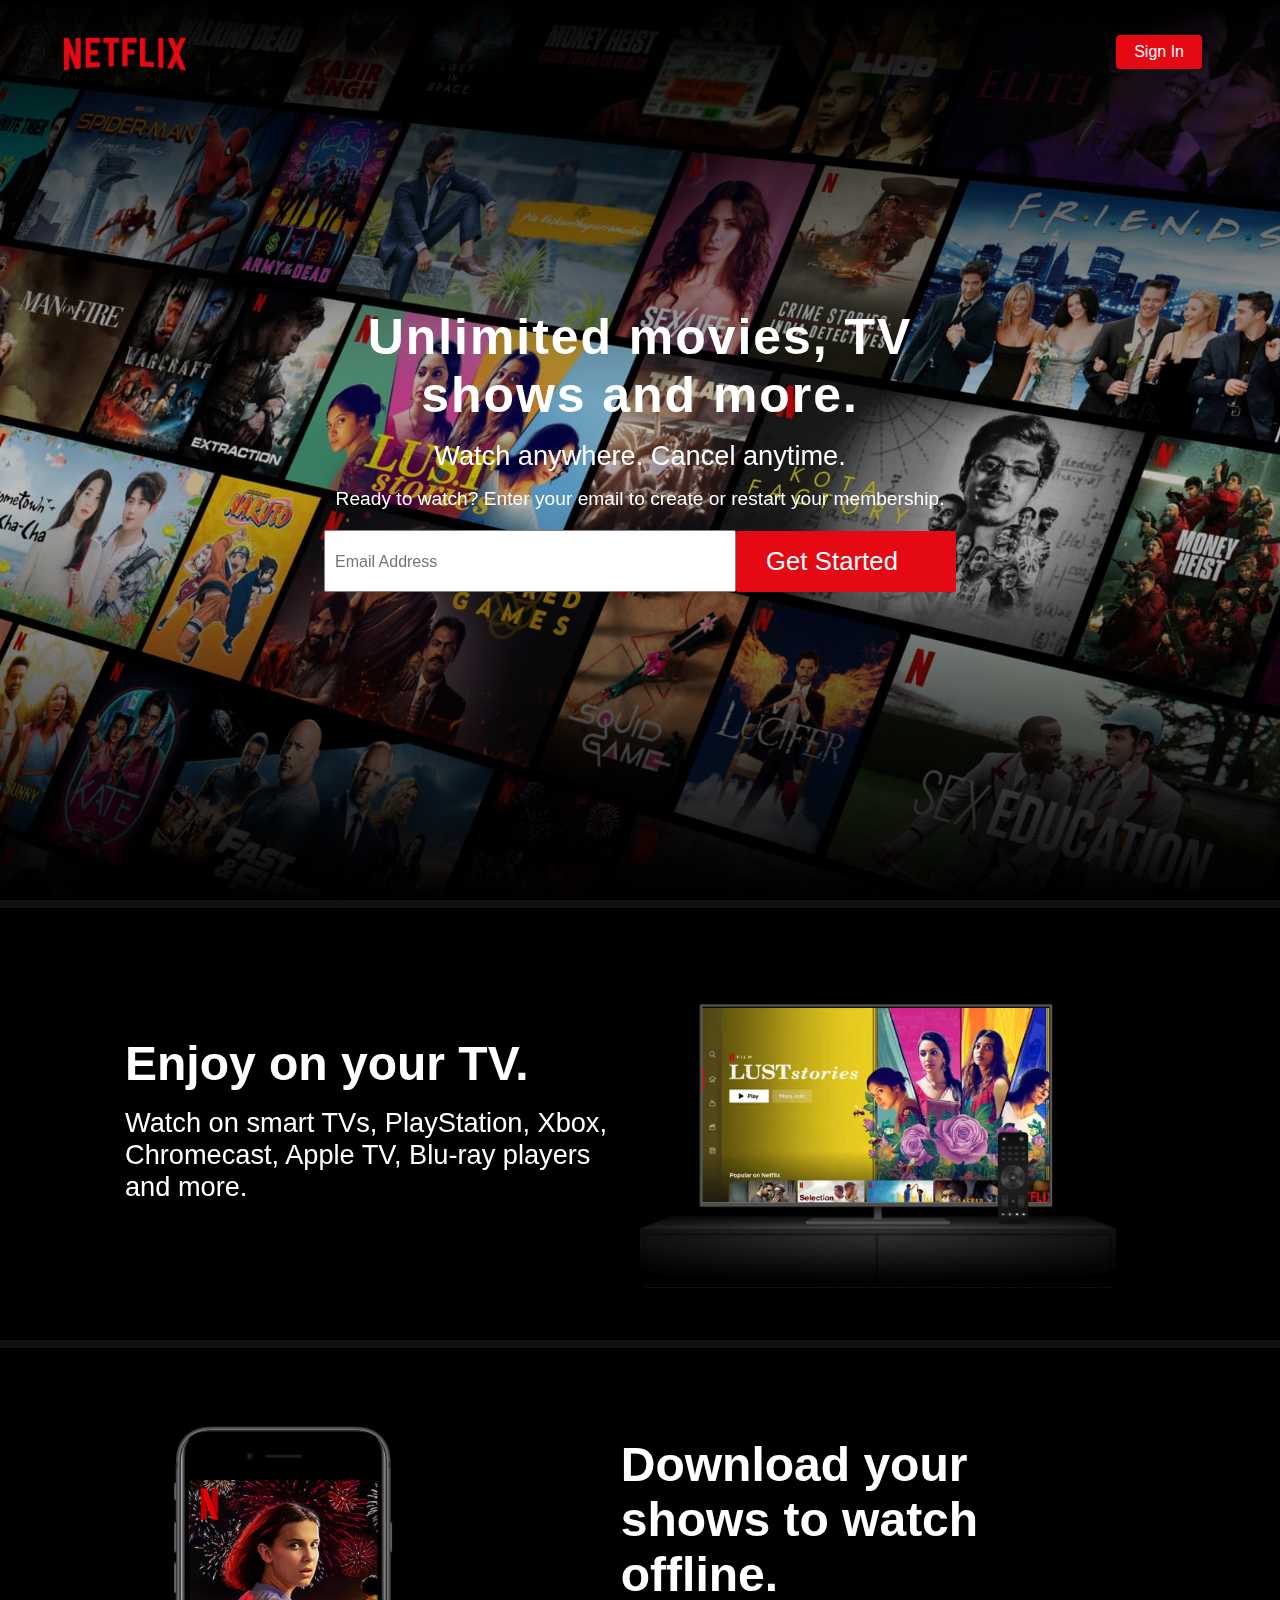
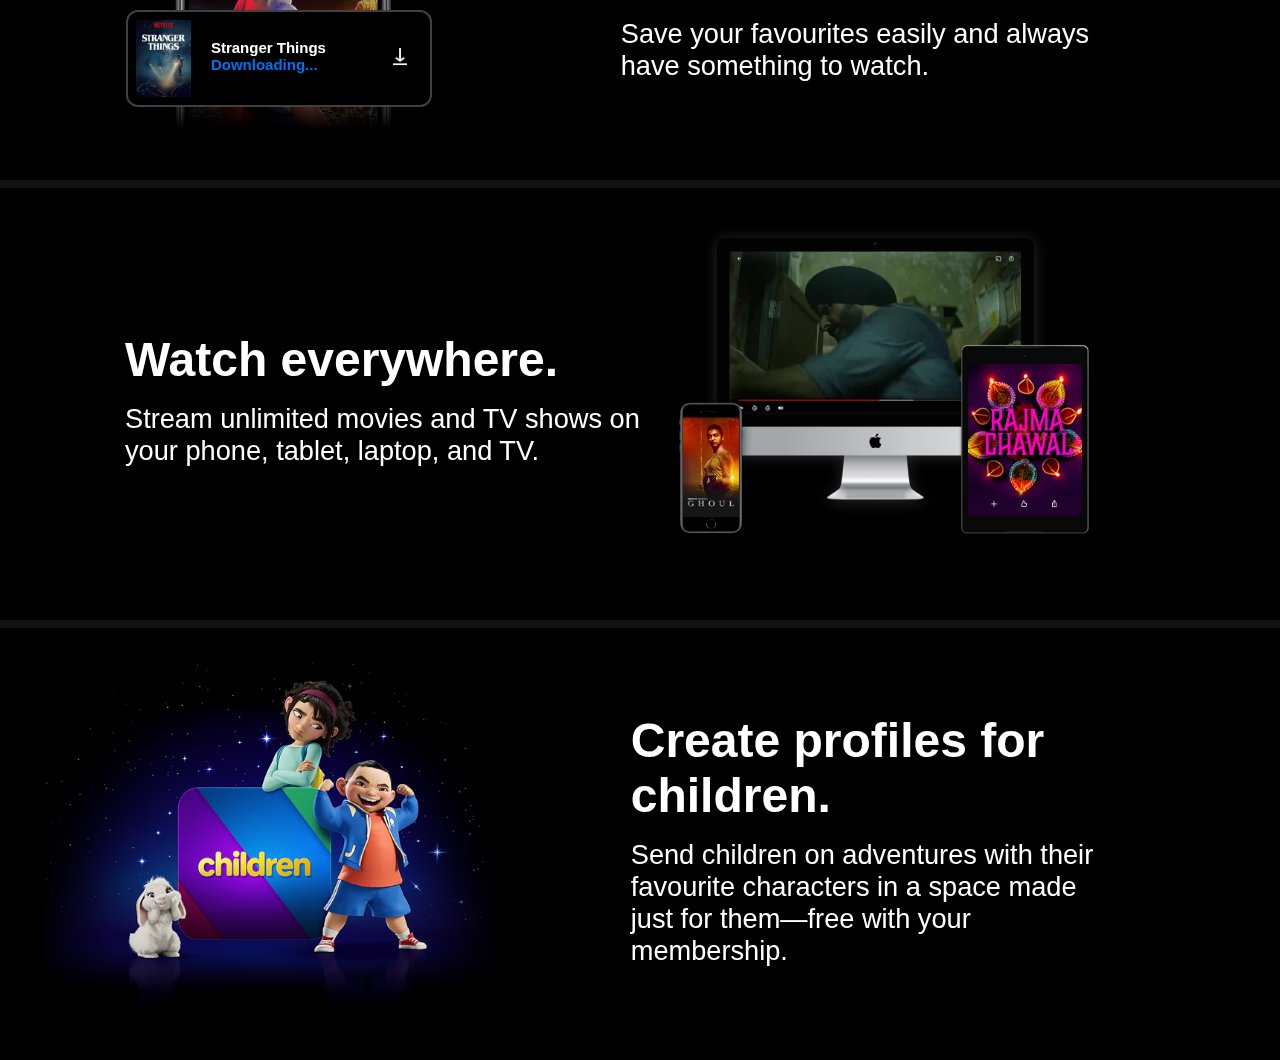
<file: index.html>
<!DOCTYPE html>
<html lang="en">
  <head>
    <meta charset="UTF-8" />
    <meta http-equiv="X-UA-Compatible" content="IE=edge" />
    <meta name="viewport" content="width=device-width, initial-scale=1.0" />
    <link rel="stylesheet" href="style.css" />
    <link rel="shortcut icon" href="assets/Nicon.ico" />
    <title>Netflix India – Watch TV Shows Online, Watch Movies Online</title>
  </head>
  <body>
    <section class="container">
      <div class="head">
        <img src="assets/Netflix-Logo.png" alt="Logo" />
        <a href="https://www.netflix.com/in/login">Sign In</a>
      </div>
    </section>

    <section class="banner">
      <img src="assets/bg1.jpg" alt="bg" class="fit" />
      <div class="box">
        <div class="heading">
          <h1>Unlimited movies, TV shows and more.</h1>
          <h5>Watch anywhere. Cancel anytime.</h5>
          <p>
            Ready to watch? Enter your email to create or restart your
            membership.
          </p>
        </div>
        <div class="Email">
          <input type="text" placeholder="Email Address" />
          <a href="moviezone.html">Get Started   </a>
        </div>
      </div>
    </section>

    <section class="style-cards">
    
      <div class="card-1">
        <div class="desc-1">
            <h1>Enjoy on your TV.</h1>
            <p>Watch on smart TVs, PlayStation, Xbox, Chromecast, Apple TV, Blu-ray
              players and more.
            </p>
        </div>
        <img src="assets/tv.png" alt="tv">
        <video class="video-1" autoplay="" loop="" muted="" >
            <source src="assets/1.m4v" type="video/mp4">
        </video>
      </div>

      <div class="card-2">
        <img src="assets/3.jpg" alt="girl">
        <div class="desc-2">
            <h1>Download your shows to watch offline.</h1>
            <p>Save your favourites easily and always have something to watch.</p>
        </div>
        <div class="downloading">
            <img class="small" src="assets/card2imgsmall.png" alt="card2imgsmall">
            <h1>Stranger Things <span>Downloading...</span></h1>
            <span>
              <img class="gif-icon" src="assets/download-icon.gif" alt="gif">
            </span>
        </div>
      </div> 

      <div class="card-3">
        <div class="desc-1">
            <h1>Watch everywhere.</h1>
            <p>Stream unlimited movies and TV shows on your phone, tablet, laptop, and TV.
            </p>
        </div>
        <img src="assets/4.png" alt="tv">
        <video class="video-3" autoplay="" loop="" muted="" >
            <source src="assets/2.m4v" type="video/mp4">
        </video>
      </div>

      <div class="card-4">
        <img src="assets/kids.png" alt="tv">
        <div class="desc-4">
            <h1>Create profiles for children.</h1>
            <p>Send children on adventures with their favourite characters in a space made just for them—free with your membership.</p>
        </div>
      </div>

    </section>
  </body>
</html>
</file>
<file: style.css>
*{
    margin: 0px;
    padding: 0px;
}

body{
  font-family: Arial, Helvetica, sans-serif;
  background-color: black;
}

.container .head{
    /* background-color: rgb(60, 60, 160); */
    position: absolute;
    top: 0px;
    left: 0px;
    width: 90%;
    display: flex;
    justify-content: space-between;
    align-items: center;
    z-index: 1000;
    padding: 10px 50px;    
}

.container .head a{
    text-decoration: none;
    background-color: #E50914;
    color: white;
    padding: 8px 18px;
    border-radius: 4px;
}

.container .head img{
    width: 13%;
}

.banner{
    width: 100%;
    height:100vh;
}

.banner .fit{
    width: 100%;
    height: 100%;
    position: absolute;
    top: 0px;
    left: 0px;
    object-fit: cover;
}

.banner .box{
    position: absolute;
    left: 50%;
    top: 50%;
    transform: translate(-50%, -50%);
    z-index: 1000;
}

.banner .box .heading h1{
    color: white;
    font-size: 3.12em;
    letter-spacing: 2px;
    width: 90%;
}

.banner .box .heading h5{
    color: white;
    font-size: 1.7em;
    font-weight: 400;
    padding: 1rem;
}

.banner .box .heading p{
    color: white;
    font-size: 1.2em;
    font-weight: 400;
    padding-bottom: 20px;
   
}

.banner .box .heading{
    display: flex;
    flex-direction: column;
    justify-content: center;
    align-items: center;
    text-align: center;
}

.banner .box .Email input{
    height: 50px;
    min-width: 400px;
    align-items: center;
    outline: none;
    border: 1px solid grey;
    color: black;
    font-size: 16px;
    border-radius: 2px;
    padding: 10px 10px 0 0;
}

.banner .box .Email input::placeholder{
    position: absolute;
    top: 22px;
    left: 10px;
}

.banner .box .Email{
    display: flex;
    flex-direction: row;
    justify-content: center;
    align-items: center;
}

.banner .box .Email a{
    background: #E50914;
    text-decoration: none;
    color: white;
    font-size: 1.6rem;
    font-weight: 400;
    line-height: 61px;
    min-width: 160px;
    letter-spacing: 0.1px;
    border-radius: 2px;
    padding: 0 30px;
}

.banner:before{
    content: '';
    position: absolute;
    top: 0;
    left: 0;
    width: 100%;
    height: 400px;
    z-index: 1;
    background: linear-gradient(to bottom, black, transparent);
}

.banner:after{
    content: '';
    position: absolute;
    bottom: 0;
    left: 0;
    width: 100%;
    height: 400px;
    z-index: 1;
    background: linear-gradient(to top, black, transparent);
}

.card-1,
.card-2,
.card-3,
.card-4{
    border-top: 8px solid #111;
    padding: 50px;
    color: white;
}

.card-1, .card-3{
    position: relative;
    display: grid;
    grid-template-columns: 50% 40%;
    align-items: center;
    text-align: left;
    padding: 25px 45px 50px;
}

.desc-1{
    padding-left: 80px;
}

.style-cards h1{
    font-size: 3rem;
    padding: 1rem;
    padding-left: 0;
}

.style-cards p{
    font-size: 1.7rem;
    line-height: 2rem;
}

.card-1 video{
    position: relative;
    grid-column: 2/2;
    grid-row: 1/2;
    z-index: -1;
    /* width: 100%; */
    margin-left: 13%;
   box-sizing: content-box;
   max-width: 100%;
   height: auto;
   width: 77%;
}

.card-1 img{
    max-width: 100%;
    height: auto;
    grid-column: 2/2;
    grid-row: 1/2;
}

.card-3 .video-3{
    position: relative;
    grid-column: 2/2;
    grid-row: 1/2;
    z-index: -1;
    width: 62%;
    margin-left: 18%;
    margin-bottom: 28%;
    max-width: 100%;
    height: auto;
    box-sizing: content-box;
}
.card-3 img{
    max-width: 100%;
    height: auto;
    grid-column: 2/2;
    grid-row: 1/2;
}

.card-2, .card-4{
    position: relative;
    display: grid;
    grid-template-columns: 40% 50%;
    text-align: left;
    align-items: center;
    padding: 25px 45px 50px;
}

.desc-2 {
    padding-left: 70px;
    margin-left: 5%;
}

.desc-4{
    padding-left: 80px;
    margin-left: 5%;
}

.card-2 img{
    max-width: 100%;
    grid-column: 1/2;
    grid-row: 1/2;
}

.card-4 img{
    max-width: 100%;
    grid-column: 1/2;
    grid-row: 1/2;
}

.card-2 .downloading{
    position: relative;
    background-color: #000;
    display: flex;
    align-items: center;
    border: 2px solid #404040;
    border-radius: .75em;
    padding: 8px;
    justify-content: space-between;
    left: 17%;
    grid-column: 1/2;
    grid-row: 1/2;
    top: 30%;
    max-width: 60% ;
}

.card-2 .downloading .small{
    width: 55px;
    max-width: 100%;
}

.card-2 .downloading .gif-icon{
    width: 65px;
    max-width: 100%;
}

.card-2 .downloading h1{
    font-size: 15px;
    padding-top: 10px;
    padding-left: 20px;
}

.card-2 .downloading span{
   font-family: Arial, Helvetica, sans-serif;
   color: #0071EB;
}
</file>
